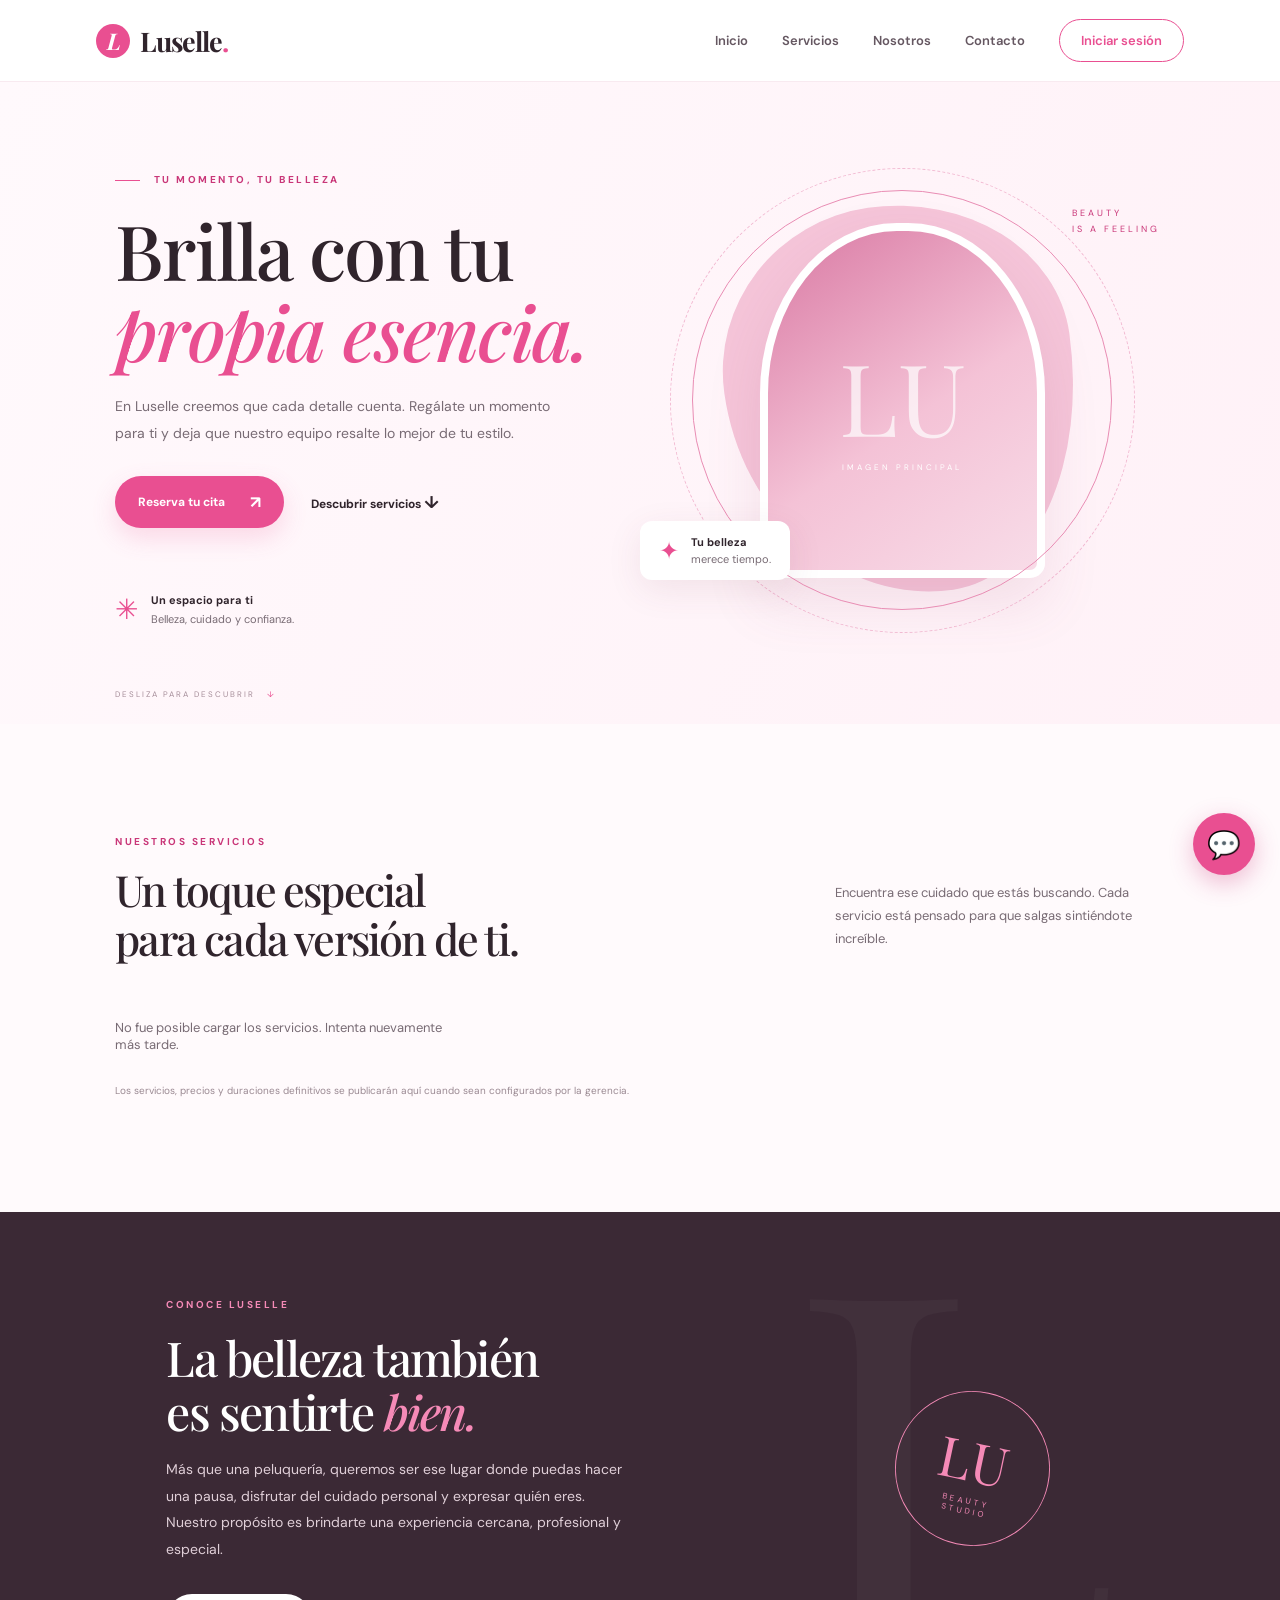
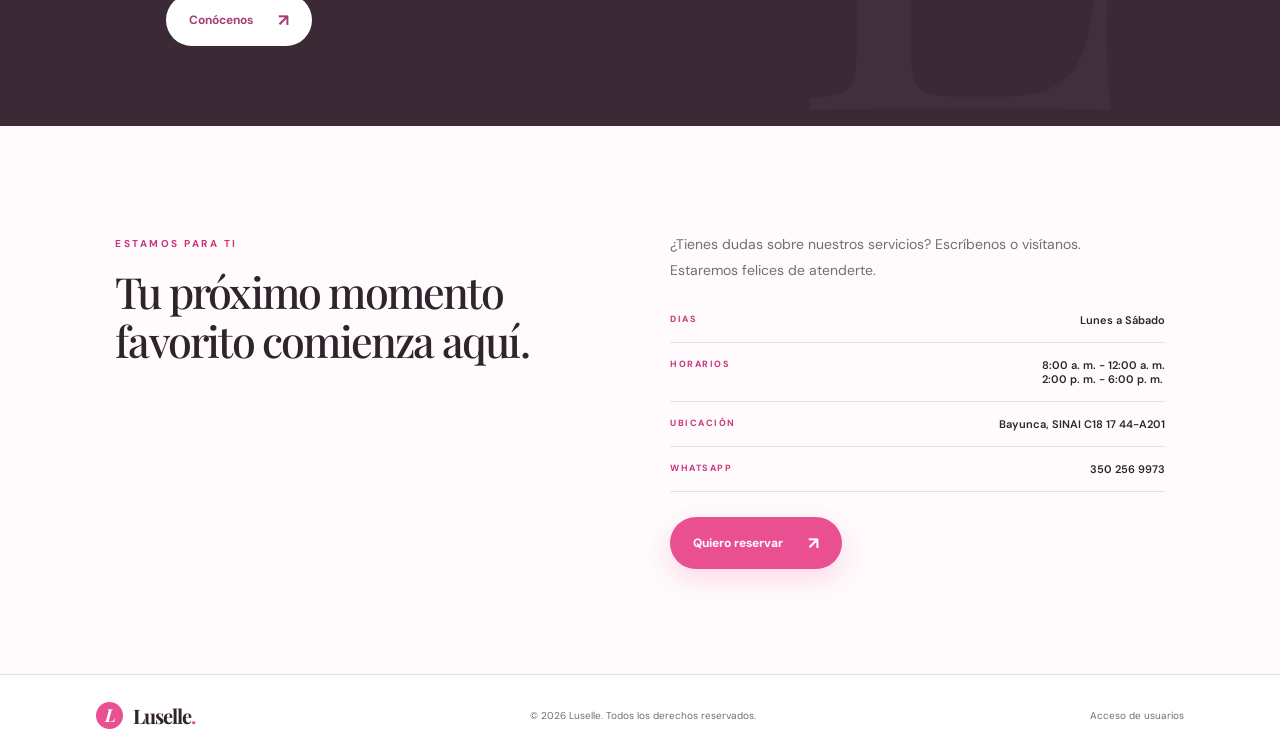
<file: index.html>
<!DOCTYPE html>
<html lang="es">

<head>
    <meta charset="UTF-8">
    <meta name="viewport" content="width=device-width, initial-scale=1.0">

    <meta name="description"
        content="Luselle: peluquería y belleza. Descubre nuestros servicios y reserva tu próxima cita.">

    <meta name="theme-color" content="#fff5f9">

    <title>Luselle | Belleza que habla por ti</title>

    <!-- Fuentes -->
    <link rel="preconnect" href="https://fonts.googleapis.com">
    <link rel="preconnect" href="https://fonts.gstatic.com" crossorigin>

    <link
        href="https://fonts.googleapis.com/css2?family=DM+Sans:wght@400;500;600;700&family=Playfair+Display:wght@500;600;700&display=swap"
        rel="stylesheet">

    <!-- CSS principal -->
    <link rel="stylesheet" href="css/styles.css">
</head>

<body>

    <!-- ENCABEZADO -->
    <header class="site-header">

        <a class="brand" href="#inicio" aria-label="Luselle, ir al inicio">
            <span class="brand-mark">L</span>
            <span>Luselle<span class="brand-dot">.</span></span>
        </a>

        <button
            class="menu-toggle"
            id="menuToggle"
            type="button"
            aria-label="Abrir menú"
            aria-expanded="false"
            aria-controls="mainNav">
            ☰
        </button>

        <nav class="nav" id="mainNav">
            <a href="#inicio">Inicio</a>
            <a href="#servicios">Servicios</a>
            <a href="#nosotros">Nosotros</a>
            <a href="#contacto">Contacto</a>

            <a class="nav-login" href="login.html">
                Iniciar sesión
            </a>
        </nav>

    </header>

    <main>

        <!-- INICIO / PORTADA -->
        <section class="hero" id="inicio">

            <div class="hero-content">

                <span class="eyebrow">
                    <span class="eyebrow-line"></span>
                    TU MOMENTO, TU BELLEZA
                </span>

                <h1>
                    Brilla con tu<br>
                    <em>propia esencia.</em>
                </h1>

                <p>
                    En Luselle creemos que cada detalle cuenta.
                    Regálate un momento para ti y deja que nuestro
                    equipo resalte lo mejor de tu estilo.
                </p>

                <div class="hero-actions">

                    <a class="button button-primary" href="login.html">
                        Reserva tu cita
                        <span>↗</span>
                    </a>

                    <a class="text-link" href="#servicios">
                        Descubrir servicios
                        <span>↓</span>
                    </a>

                </div>

                <div class="hero-note">
                    <span class="note-star">✳</span>

                    <span>
                        <strong>Un espacio para ti</strong><br>
                        Belleza, cuidado y confianza.
                    </span>
                </div>

            </div>

            <!-- ELEMENTO DECORATIVO -->
            <div class="hero-art" aria-label="Decoración de Luselle">

                <div class="art-blob"></div>

                <div class="art-circle circle-one"></div>
                <div class="art-circle circle-two"></div>

                <div class="art-label">
                    BEAUTY<br>
                    IS A FEELING
                </div>

                <div class="art-card">
                    <span>✦</span>

                    <div>
                        <strong>Tu belleza</strong>
                        <small>merece tiempo.</small>
                    </div>
                </div>

                <div class="art-image-placeholder">
                    <span>LU</span>
                    <small>IMAGEN PRINCIPAL</small>
                </div>

            </div>

            <a class="scroll-cue" href="#servicios">
                DESLIZA PARA DESCUBRIR
                <span>↓</span>
            </a>

        </section>

        <!-- SERVICIOS -->
        <section class="section services-section" id="servicios">

            <div class="section-heading">

                <div>
                    <span class="eyebrow">NUESTROS SERVICIOS</span>

                    <h2>
                        Un toque especial<br>
                        para cada versión de ti.
                    </h2>
                </div>

                <p>
                    Encuentra ese cuidado que estás buscando.
                    Cada servicio está pensado para que salgas
                    sintiéndote increíble.
                </p>

            </div>

            <!-- Los servicios se cargan desde Cloudflare D1 -->
            <div class="service-grid" id="publicServices">
                <p class="service-loading">
                    Cargando servicios...
                </p>
            </div>

            <p class="service-footnote">
                Los servicios, precios y duraciones definitivos
                se publicarán aquí cuando sean configurados
                por la gerencia.
            </p>

        </section>

        <!-- NOSOTROS -->
        <section class="about-section" id="nosotros">

            <div class="about-decoration">L</div>

            <div class="about-copy">

                <span class="eyebrow">
                    CONOCE LUSELLE
                </span>

                <h2>
                    La belleza también<br>
                    es sentirte <em>bien.</em>
                </h2>

                <p>
                    Más que una peluquería, queremos ser ese lugar
                    donde puedas hacer una pausa, disfrutar del
                    cuidado personal y expresar quién eres.
                    Nuestro propósito es brindarte una experiencia
                    cercana, profesional y especial.
                </p>

                <a class="button button-light" href="#contacto">
                    Conócenos
                    <span>↗</span>
                </a>

            </div>

            <div class="about-stamp">
                <span>LU</span>

                <small>
                    BEAUTY<br>
                    STUDIO
                </small>
            </div>

        </section>

        
        <!-- CONTACTO -->
        <section class="contact-section section" id="contacto">

            <div>
                <span class="eyebrow">
                    ESTAMOS PARA TI
                </span>

                <h2>
                    Tu próximo momento<br>
                    favorito comienza aquí.
                </h2>
            </div>

            <div class="contact-details">

                <p>
                    ¿Tienes dudas sobre nuestros servicios?
                    Escríbenos o visítanos. Estaremos felices
                    de atenderte.
                </p>

                <div class="contact-line">
                    <span>DIAS</span>
                    <strong>Lunes a Sábado</strong>
                </div>

                <div class="contact-line">
                    <span>HORARIOS</span>
                    <strong>8:00 a. m. - 12:00 a. m.<br>
                        2:00 p. m. - 6:00 p. m.</strong>
                </div>

                <div class="contact-line">
                    <span>UBICACIÓN</span>
                    <strong>Bayunca, SINAI C18 17 44-A201</strong>
                </div>

                <div class="contact-line">
                    <span>WHATSAPP</span>
                    <strong>
                        <a href="https://wa.me/573502569973"
                        target="_blank"
                        rel="noopener noreferrer">
                            350 256 9973
                        </a>
                    </strong>
                </div>

                <a class="button button-primary"
                href="login.html">
                    Quiero reservar
                    <span>↗</span>
                </a>

            </div>

        </section>


    </main>

    <!-- PIE DE PÁGINA -->
    <footer class="footer">

        <a class="brand brand-footer" href="#inicio">
            <span class="brand-mark">L</span>
            <span>Luselle<span class="brand-dot">.</span></span>
        </a>

        <span>
            © <span id="year"></span>
            Luselle. Todos los derechos reservados.
        </span>

        <a href="login.html">
            Acceso de usuarios
        </a>

    </footer>

        <!-- CHATBOT LUSELLE -->
    <div class="chatbot-widget" id="chatbotWidget">

        <section class="chatbot-window" id="chatbotWindow" hidden>

            <header class="chatbot-header">
                <div class="chatbot-avatar">L</div>

                <div class="chatbot-header-info">
                    <strong>Asistente Luselle</strong>
                    <small><span class="chatbot-online"></span> En línea</small>
                </div>

                <button
                    type="button"
                    class="chatbot-close"
                    id="chatbotClose"
                    aria-label="Cerrar chat">
                    ×
                </button>
            </header>

            <div class="chatbot-messages" id="chatbotMessages" aria-live="polite">
                <div class="chat-message bot-message">
                    ¡Hola! 💗 Soy el asistente virtual de Luselle.
                    Estoy aquí para ayudarte con nuestros servicios y resolver tus dudas.
                </div>
            </div>

            <form class="chatbot-form" id="chatbotForm">
                <input
                    type="text"
                    id="chatbotInput"
                    placeholder="Escribe tu pregunta..."
                    autocomplete="off"
                    maxlength="1500"
                    required>

                <button type="submit" id="chatbotSend" aria-label="Enviar mensaje">
                    ➤
                </button>
            </form>

            <div class="chatbot-footer">
                Asistente virtual de Luselle
            </div>

        </section>

        <button
            type="button"
            class="chatbot-toggle"
            id="chatbotToggle"
            aria-label="Abrir asistente virtual"
            aria-expanded="false">
            <span id="chatbotToggleIcon">💬</span>
        </button>

    </div>

    <!-- JAVASCRIPT -->
    <script src="js/config.js"></script>
    <script src="js/api.js"></script>
    <script src="js/main.js"></script>

</body>
</html>
</file>
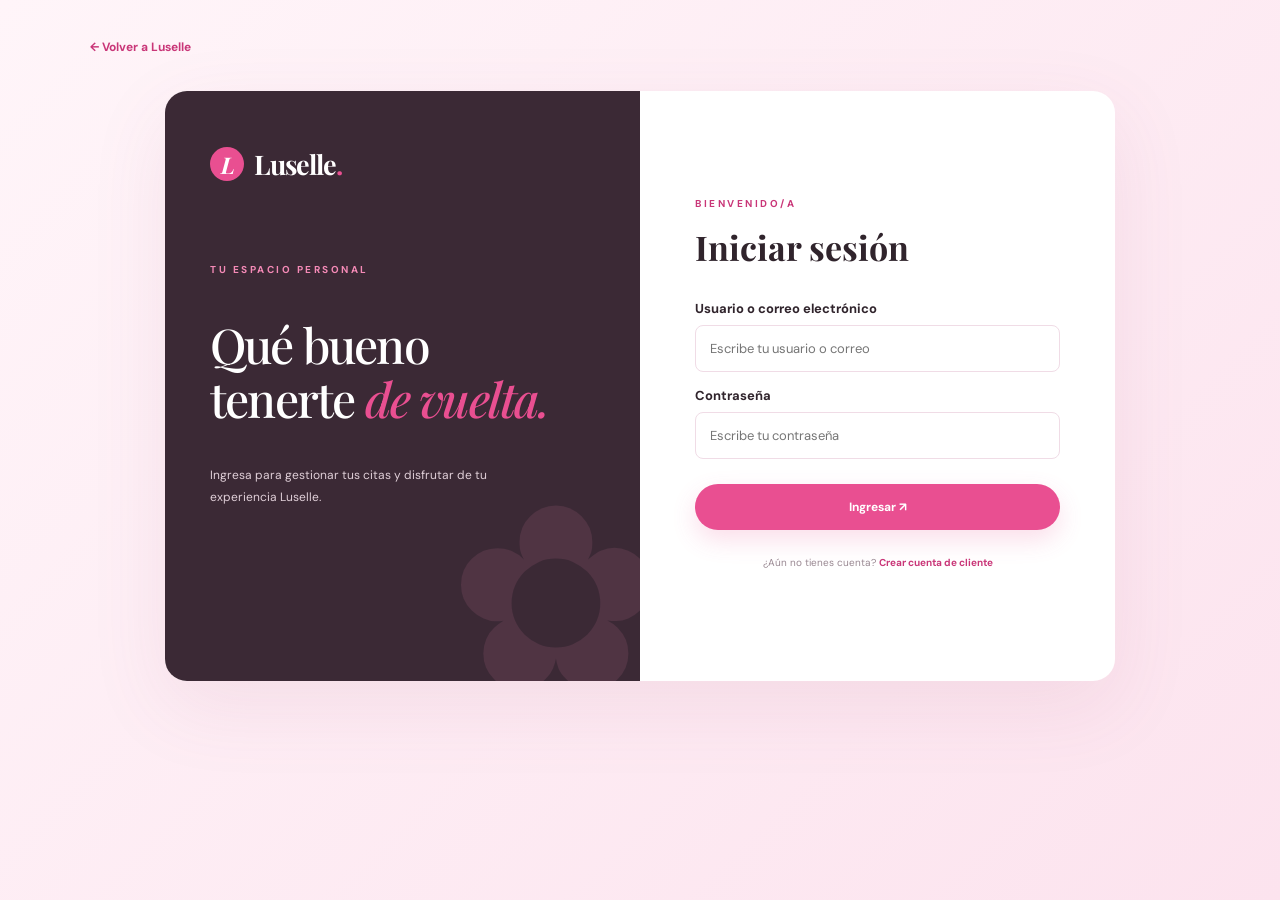
<file: cliente.html>
<!DOCTYPE html>
<html lang="es">

<head>
    <meta charset="UTF-8">
    <meta name="viewport" content="width=device-width, initial-scale=1.0">

    <meta name="description" content="Espacio personal de clientes de Luselle.">

    <title>Mi espacio | Luselle</title>

    <!-- Fuentes -->
    <link rel="preconnect" href="https://fonts.googleapis.com">
    <link rel="preconnect" href="https://fonts.gstatic.com" crossorigin>

    <link
        href="https://fonts.googleapis.com/css2?family=DM+Sans:wght@400;500;600;700&family=Playfair+Display:wght@500;600;700&display=swap"
        rel="stylesheet">

    <!-- Estilos -->
    <link rel="stylesheet" href="css/styles.css">
</head>

<body class="dashboard-page">

    <!-- ENCABEZADO -->
    <header class="dash-header">

        <a class="brand" href="index.html">
            <span class="brand-mark">L</span>
            <span>Luselle<span class="brand-dot">.</span></span>
        </a>

        <div>
            <span id="welcomeUser">Hola</span>

            <button
                class="button button-small button-outline"
                id="logoutBtn"
                type="button">
                Cerrar sesión
            </button>
        </div>

    </header>

    <!-- CONTENIDO PRINCIPAL -->
    <main class="dashboard">

        <!-- TÍTULO -->
        <div class="dash-title">

            <div>
                <span class="eyebrow">
                    LUSELLE · CLIENT
                </span>

                <h1>Mi espacio</h1>

                <p>
                    Solicita tus servicios y consulta tus tickets.
                </p>
            </div>

            <a class="text-link" href="index.html">
                Ver página pública ↗
            </a>

        </div>

        <!-- MENSAJES DEL SISTEMA -->
        <div
            id="notice"
            class="notice"
            role="status">
        </div>

        <!-- SOLICITAR UNA CITA -->
        <section
            id="clientCreate"
            class="panel"
            hidden>

            <h2>Solicitar una cita</h2>

            <form id="ticketForm" class="form-grid">

                <label>
                    Servicio

                    <select
                        name="service_id"
                        id="serviceSelect"
                        required>

                        <option value="">
                            Cargando servicios...
                        </option>

                    </select>
                </label>

                <label>
                    Fecha deseada

                    <input
                        name="requested_date"
                        type="date"
                        required>
                </label>

                <label>
                    Hora deseada

                    <input
                        name="requested_time"
                        type="time"
                        required>
                </label>

                <label class="full">
                    Cuéntanos algún detalle (opcional)

                    <textarea
                        name="notes"
                        rows="3"
                        maxlength="1000"
                        placeholder="Ej. Tengo el cabello largo y quiero realizarme un tratamiento...">
                    </textarea>
                </label>

                <div class="full">

                    <button
                        class="button button-primary"
                        type="submit">
                        Enviar solicitud ↗
                    </button>

                </div>

            </form>

        </section>

        <!-- CREAR USUARIO DEL EQUIPO -->
        <section
            id="staffCreate"
            class="panel"
            hidden>

            <h2>Crear usuario del equipo</h2>

            <form id="staffForm" class="form-grid">

                <label>
                    Nombre completo

                    <input
                        name="name"
                        type="text"
                        required>
                </label>

                <label>
                    Correo electrónico

                    <input
                        name="email"
                        type="email"
                        required>
                </label>

                <label>
                    Nombre de usuario

                    <input
                        name="username"
                        type="text"
                        required
                        minlength="3">
                </label>

                <label>
                    Teléfono

                    <input
                        name="phone"
                        type="tel">
                </label>

                <label>
                    Contraseña temporal

                    <input
                        name="password"
                        type="password"
                        minlength="8"
                        required>
                </label>

                <label>
                    Rol

                    <select name="role">
                        <option value="employee">
                            Empleado
                        </option>

                        <option value="manager">
                            Gerente
                        </option>
                    </select>
                </label>

                <div class="full">

                    <button
                        class="button button-primary"
                        type="submit">
                        Crear usuario ↗
                    </button>

                </div>

            </form>

        </section>

        <!-- AGREGAR SERVICIOS -->
        <section
            id="serviceCreate"
            class="panel"
            hidden>

            <h2>Agregar servicio</h2>

            <form id="serviceForm" class="form-grid">

                <label>
                    Nombre del servicio

                    <input
                        name="name"
                        type="text"
                        required>
                </label>

                <label>
                    Precio en COP (opcional)

                    <input
                        name="price"
                        type="number"
                        min="0">
                </label>

                <label class="full">
                    Descripción

                    <textarea
                        name="description"
                        rows="3"
                        placeholder="Describe el servicio...">
                    </textarea>
                </label>

                <div class="full">

                    <button
                        class="button button-primary"
                        type="submit">
                        Agregar servicio ↗
                    </button>

                </div>

            </form>

        </section>

        <!-- MIS TICKETS -->
        <section class="panel">

            <div class="panel-heading">

                <h2 id="ticketsHeading">
                    Mis tickets
                </h2>

                <button
                    class="button button-small button-outline"
                    id="refreshBtn"
                    type="button">
                    Actualizar
                </button>

            </div>

            <div
                id="ticketsList"
                class="ticket-list">

                Cargando tickets...

            </div>

        </section>

        <!-- EQUIPO DE LUSELLE -->
        <section
            id="usersPanel"
            class="panel"
            hidden>

            <h2>Equipo de Luselle</h2>

            <div id="usersList">
                Cargando usuarios...
            </div>

        </section>

        <!-- SERVICIOS PUBLICADOS -->
        <section
            id="servicesPanel"
            class="panel"
            hidden>

            <h2>Servicios publicados</h2>

            <div id="servicesList">
                Cargando servicios...
            </div>

        </section>

    </main>

    <!-- JAVASCRIPT -->
    <script src="js/config.js"></script>
    <script src="js/api.js"></script>
    <script src="js/dashboard.js"></script>

</body>
</html>
</file>
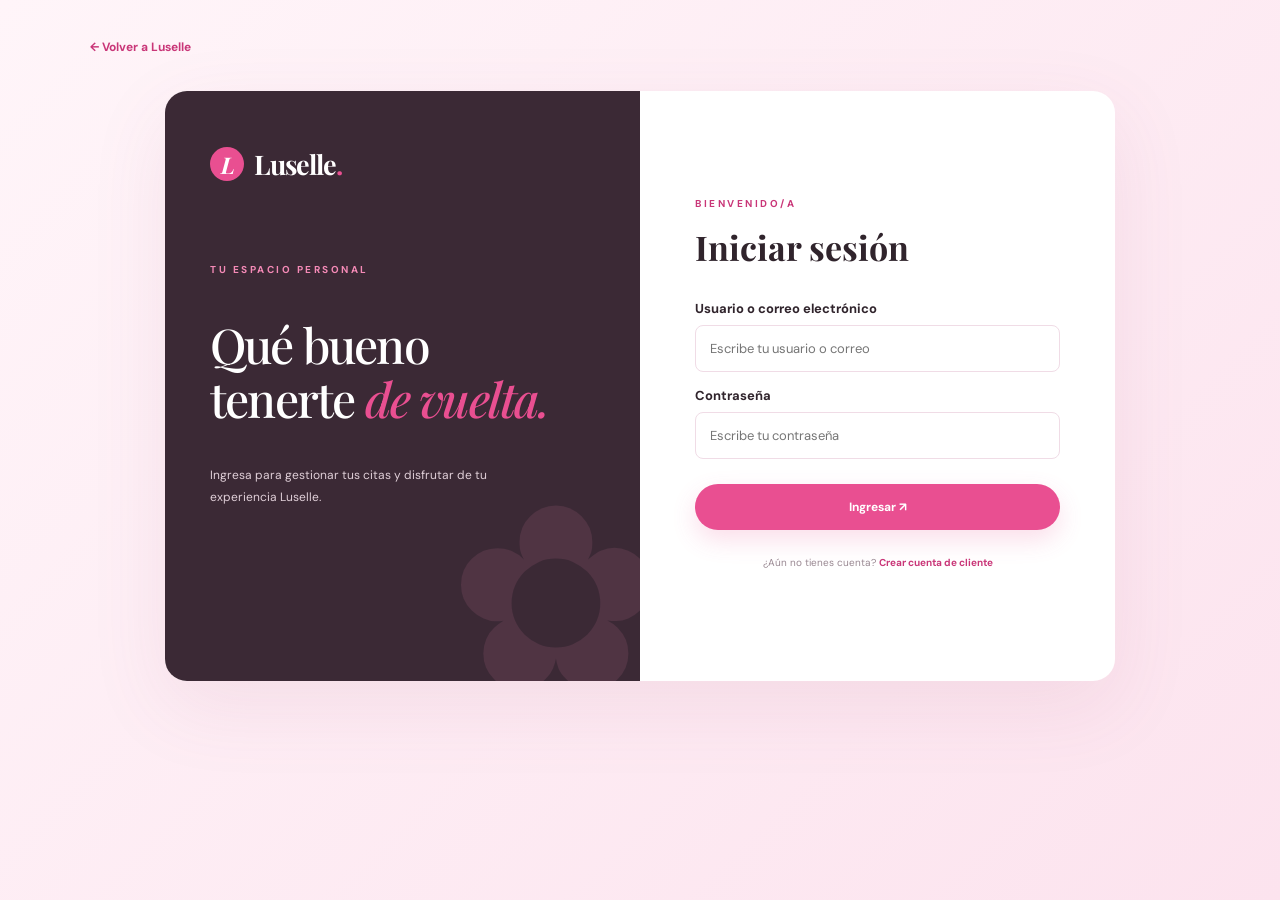
<file: empleado.html>
<!DOCTYPE html>
<html lang="es">

<head>
    <meta charset="UTF-8">
    <meta name="viewport" content="width=device-width, initial-scale=1.0">

    <meta name="description" content="Panel de trabajo del empleado de Luselle.">

    <title>Panel del empleado | Luselle</title>

    <!-- Fuentes -->
    <link rel="preconnect" href="https://fonts.googleapis.com">
    <link rel="preconnect" href="https://fonts.gstatic.com" crossorigin>

    <link
        href="https://fonts.googleapis.com/css2?family=DM+Sans:wght@400;500;600;700&family=Playfair+Display:wght@500;600;700&display=swap"
        rel="stylesheet">

    <!-- Estilos -->
    <link rel="stylesheet" href="css/styles.css">
</head>

<body class="dashboard-page">

    <!-- ENCABEZADO -->
    <header class="dash-header">

        <a class="brand" href="index.html">
            <span class="brand-mark">L</span>
            <span>Luselle<span class="brand-dot">.</span></span>
        </a>

        <div>
            <span id="welcomeUser">Hola</span>

            <button
                class="button button-small button-outline"
                id="logoutBtn"
                type="button">
                Cerrar sesión
            </button>
        </div>

    </header>

    <!-- CONTENIDO PRINCIPAL -->
    <main class="dashboard">

        <!-- TÍTULO -->
        <div class="dash-title">

            <div>
                <span class="eyebrow">
                    LUSELLE · EMPLOYEE
                </span>

                <h1>Panel del empleado</h1>

                <p>
                    Consulta y gestiona las citas que te han asignado.
                </p>
            </div>

            <a class="text-link" href="index.html">
                Ver página pública ↗
            </a>

        </div>

        <!-- MENSAJES DEL SISTEMA -->
        <div
            id="notice"
            class="notice"
            role="status">
        </div>

        <!-- SOLICITUD DE CITAS -->
        <section
            id="clientCreate"
            class="panel"
            hidden>

            <h2>Solicitar una cita</h2>

            <form id="ticketForm" class="form-grid">

                <label>
                    Servicio

                    <select
                        name="service_id"
                        id="serviceSelect"
                        required>

                        <option value="">
                            Cargando servicios...
                        </option>

                    </select>
                </label>

                <label>
                    Fecha deseada

                    <input
                        name="requested_date"
                        type="date"
                        required>
                </label>

                <label>
                    Hora deseada

                    <input
                        name="requested_time"
                        type="time"
                        required>
                </label>

                <label class="full">
                    Cuéntanos algún detalle (opcional)

                    <textarea
                        name="notes"
                        rows="3"
                        maxlength="1000"
                        placeholder="Ej. Tengo el cabello largo...">
                    </textarea>
                </label>

                <div class="full">
                    <button
                        class="button button-primary"
                        type="submit">
                        Enviar solicitud ↗
                    </button>
                </div>

            </form>

        </section>

        <!-- CREAR USUARIOS -->
        <section
            id="staffCreate"
            class="panel"
            hidden>

            <h2>Crear usuario del equipo</h2>

            <form id="staffForm" class="form-grid">

                <label>
                    Nombre completo

                    <input
                        name="name"
                        type="text"
                        required>
                </label>

                <label>
                    Correo electrónico

                    <input
                        name="email"
                        type="email"
                        required>
                </label>

                <label>
                    Nombre de usuario

                    <input
                        name="username"
                        type="text"
                        required
                        minlength="3">
                </label>

                <label>
                    Teléfono

                    <input
                        name="phone"
                        type="tel">
                </label>

                <label>
                    Contraseña temporal

                    <input
                        name="password"
                        type="password"
                        minlength="8"
                        required>
                </label>

                <label>
                    Rol

                    <select name="role">
                        <option value="employee">
                            Empleado
                        </option>

                        <option value="manager">
                            Gerente
                        </option>
                    </select>
                </label>

                <div class="full">
                    <button
                        class="button button-primary"
                        type="submit">
                        Crear usuario ↗
                    </button>
                </div>

            </form>

        </section>

        <!-- AGREGAR SERVICIOS -->
        <section
            id="serviceCreate"
            class="panel"
            hidden>

            <h2>Agregar servicio</h2>

            <form id="serviceForm" class="form-grid">

                <label>
                    Nombre del servicio

                    <input
                        name="name"
                        type="text"
                        required>
                </label>

                <label>
                    Precio en COP (opcional)

                    <input
                        name="price"
                        type="number"
                        min="0">
                </label>

                <label class="full">
                    Descripción

                    <textarea
                        name="description"
                        rows="3"
                        placeholder="Describe el servicio...">
                    </textarea>
                </label>

                <div class="full">
                    <button
                        class="button button-primary"
                        type="submit">
                        Agregar servicio ↗
                    </button>
                </div>

            </form>

        </section>

        <!-- CITAS ASIGNADAS -->
        <section class="panel">

            <div class="panel-heading">

                <h2 id="ticketsHeading">
                    Mis tickets
                </h2>

                <button
                    class="button button-small button-outline"
                    id="refreshBtn"
                    type="button">
                    Actualizar
                </button>

            </div>

            <div
                id="ticketsList"
                class="ticket-list">

                Cargando citas...

            </div>

        </section>

        <!-- EQUIPO -->
        <section
            id="usersPanel"
            class="panel"
            hidden>

            <h2>Equipo de Luselle</h2>

            <div id="usersList">
                Cargando usuarios...
            </div>

        </section>

        <!-- SERVICIOS -->
        <section
            id="servicesPanel"
            class="panel"
            hidden>

            <h2>Servicios publicados</h2>

            <div id="servicesList">
                Cargando servicios...
            </div>

        </section>

    </main>

    <!-- JAVASCRIPT -->
    <script src="js/config.js"></script>
    <script src="js/api.js"></script>
    <script src="js/dashboard.js"></script>

</body>
</html>
</file>
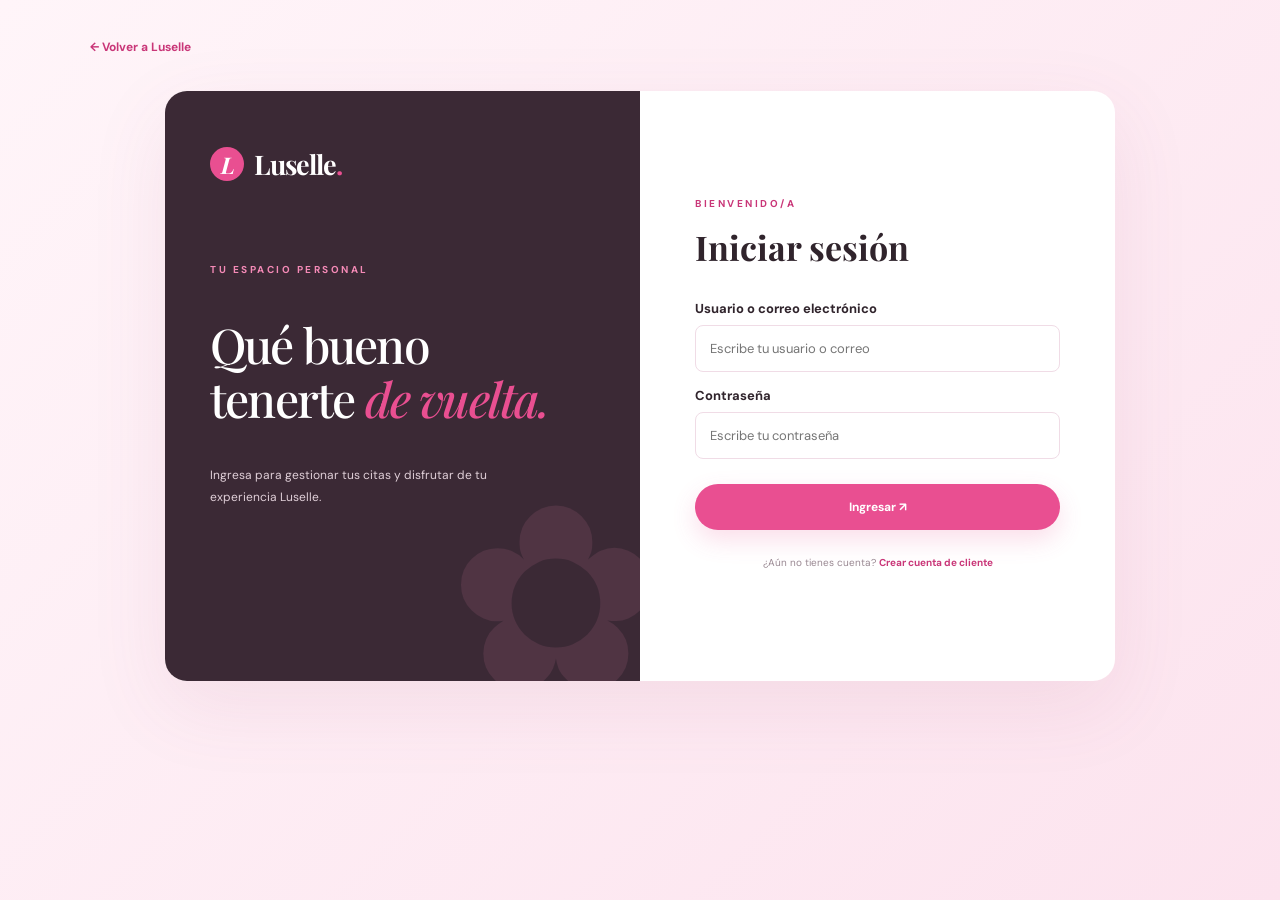
<file: gerente.html>
<!DOCTYPE html>
<html lang="es">

<head>
    <meta charset="UTF-8">
    <meta name="viewport" content="width=device-width, initial-scale=1.0">

    <meta name="description" content="Panel de administración de Luselle.">

    <title>Panel de gerencia | Luselle</title>

    <!-- Fuentes -->
    <link rel="preconnect" href="https://fonts.googleapis.com">
    <link rel="preconnect" href="https://fonts.gstatic.com" crossorigin>

    <link
        href="https://fonts.googleapis.com/css2?family=DM+Sans:wght@400;500;600;700&family=Playfair+Display:wght@500;600;700&display=swap"
        rel="stylesheet">

    <!-- Estilos -->
    <link rel="stylesheet" href="css/styles.css">
</head>

<body class="dashboard-page">

    <!-- ENCABEZADO -->
    <header class="dash-header">

        <a class="brand" href="index.html">
            <span class="brand-mark">L</span>
            <span>Luselle<span class="brand-dot">.</span></span>
        </a>

        <div>
            <span id="welcomeUser">Hola</span>

            <button
                class="button button-small button-outline"
                id="logoutBtn"
                type="button">
                Cerrar sesión
            </button>
        </div>

    </header>

    <!-- CONTENIDO PRINCIPAL -->
    <main class="dashboard">

        <!-- TÍTULO -->
        <div class="dash-title">

            <div>
                <span class="eyebrow">
                    LUSELLE · MANAGER
                </span>

                <h1>Panel de gerencia</h1>

                <p>
                    Administra solicitudes, equipo y servicios.
                </p>
            </div>

            <a class="text-link" href="index.html">
                Ver página pública ↗
            </a>

        </div>

        <!-- MENSAJES DEL SISTEMA -->
        <div
            id="notice"
            class="notice"
            role="status">
        </div>

        <!-- SOLICITUD DE CITAS -->
        <section
            id="clientCreate"
            class="panel"
            hidden>

            <h2>Solicitar una cita</h2>

            <form id="ticketForm" class="form-grid">

                <label>
                    Servicio

                    <select
                        name="service_id"
                        id="serviceSelect"
                        required>

                        <option value="">
                            Cargando servicios...
                        </option>

                    </select>
                </label>

                <label>
                    Fecha deseada

                    <input
                        name="requested_date"
                        type="date"
                        required>
                </label>

                <label>
                    Hora deseada

                    <input
                        name="requested_time"
                        type="time"
                        required>
                </label>

                <label class="full">
                    Cuéntanos algún detalle (opcional)

                    <textarea
                        name="notes"
                        rows="3"
                        maxlength="1000"
                        placeholder="Ej. Tengo el cabello largo...">
                    </textarea>
                </label>

                <div class="full">
                    <button
                        class="button button-primary"
                        type="submit">
                        Enviar solicitud ↗
                    </button>
                </div>

            </form>

        </section>

        <!-- CREAR EMPLEADOS Y GERENTES -->
        <section
            id="staffCreate"
            class="panel"
            hidden>

            <h2>Crear usuario del equipo</h2>

            <form id="staffForm" class="form-grid">

                <label>
                    Nombre completo

                    <input
                        name="name"
                        type="text"
                        required>
                </label>

                <label>
                    Correo electrónico

                    <input
                        name="email"
                        type="email"
                        required>
                </label>

                <label>
                    Nombre de usuario

                    <input
                        name="username"
                        type="text"
                        required
                        minlength="3">
                </label>

                <label>
                    Teléfono

                    <input
                        name="phone"
                        type="tel">
                </label>

                <label>
                    Contraseña temporal

                    <input
                        name="password"
                        type="password"
                        minlength="8"
                        required>
                </label>

                <label>
                    Rol

                    <select name="role">
                        <option value="employee">
                            Empleado
                        </option>

                        <option value="manager">
                            Gerente
                        </option>
                    </select>
                </label>

                <div class="full">
                    <button
                        class="button button-primary"
                        type="submit">
                        Crear usuario ↗
                    </button>
                </div>

            </form>

        </section>

        <!-- AGREGAR SERVICIOS -->
        <section
            id="serviceCreate"
            class="panel"
            hidden>

            <h2>Agregar servicio</h2>

            <form id="serviceForm" class="form-grid">

                <label>
                    Nombre del servicio

                    <input
                        name="name"
                        type="text"
                        required>
                </label>

                <label>
                    Precio en COP (opcional)

                    <input
                        name="price"
                        type="number"
                        min="0">
                </label>

                <label class="full">
                    Descripción

                    <textarea
                        name="description"
                        rows="3"
                        placeholder="Describe el servicio...">
                    </textarea>
                </label>

                <div class="full">
                    <button
                        class="button button-primary"
                        type="submit">
                        Agregar servicio ↗
                    </button>
                </div>

            </form>

        </section>

        <!-- ADMINISTRACIÓN DE TICKETS -->
        <section class="panel">

            <div class="panel-heading">

                <h2 id="ticketsHeading">
                    Mis tickets
                </h2>

                <button
                    class="button button-small button-outline"
                    id="refreshBtn"
                    type="button">
                    Actualizar
                </button>

            </div>

            <div
                id="ticketsList"
                class="ticket-list">

                Cargando tickets...

            </div>

        </section>

        <!-- EQUIPO -->
        <section
            id="usersPanel"
            class="panel"
            hidden>

            <h2>Equipo de Luselle</h2>

            <div id="usersList">
                Cargando usuarios...
            </div>

        </section>

        <!-- SERVICIOS -->
        <section
            id="servicesPanel"
            class="panel"
            hidden>

            <h2>Servicios publicados</h2>

            <div id="servicesList">
                Cargando servicios...
            </div>

        </section>

    </main>

    <!-- JAVASCRIPT -->
    <script src="js/config.js"></script>
    <script src="js/api.js"></script>
    <script src="js/dashboard.js"></script>

</body>
</html>
</file>
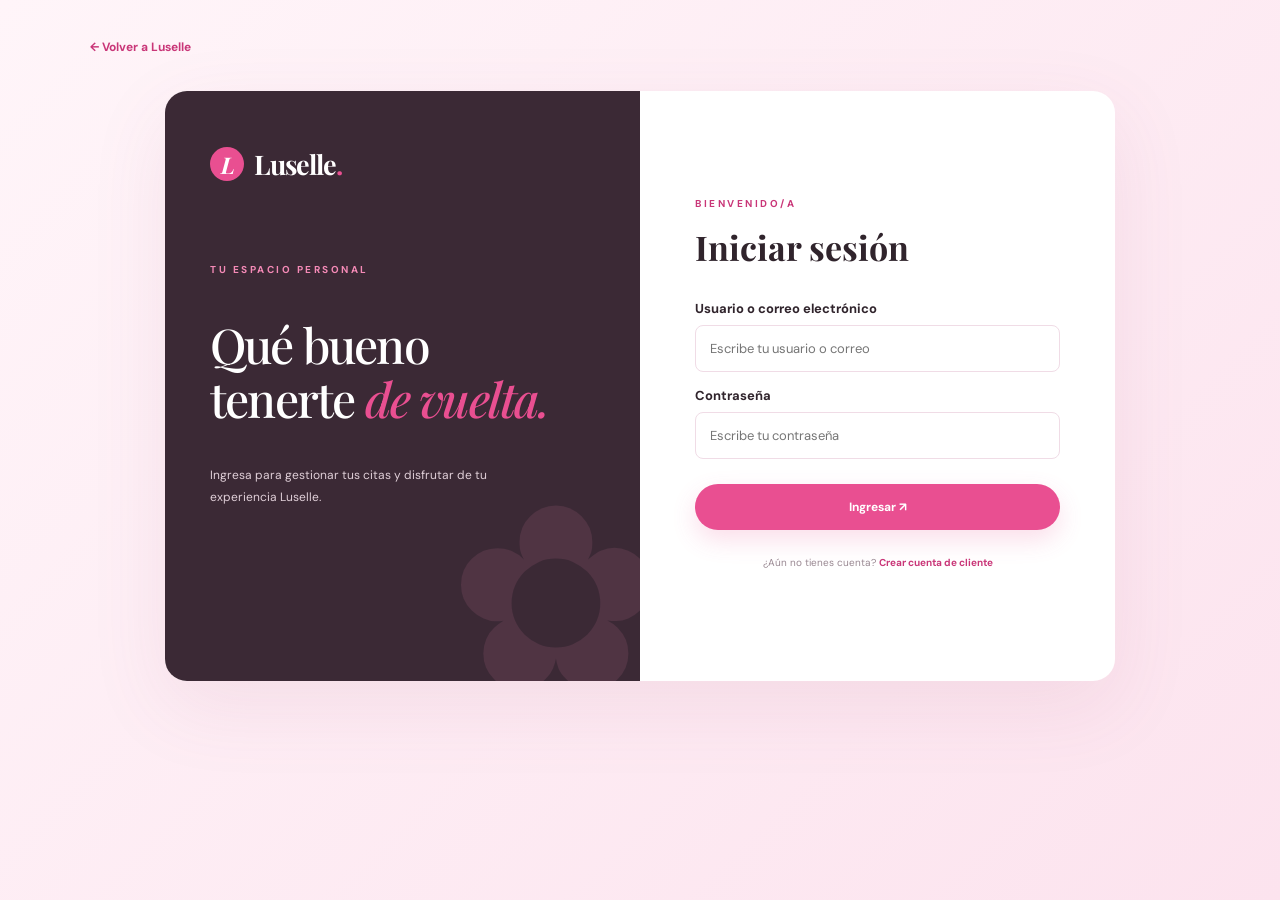
<file: login.html>
<!DOCTYPE html>
<html lang="es">

<head>
    <meta charset="UTF-8">
    <meta name="viewport" content="width=device-width, initial-scale=1.0">

    <meta name="description" content="Inicia sesión en Luselle y gestiona tus citas de belleza.">

    <title>Iniciar sesión | Luselle</title>

    <!-- Fuentes -->
    <link rel="preconnect" href="https://fonts.googleapis.com">
    <link rel="preconnect" href="https://fonts.gstatic.com" crossorigin>

    <link href="https://fonts.googleapis.com/css2?family=DM+Sans:wght@400;500;600;700&family=Playfair+Display:wght@500;600;700&display=swap"
        rel="stylesheet">

    <!-- Estilos -->
    <link rel="stylesheet" href="css/styles.css">
</head>

<body class="login-page">

    <!-- Enlace para regresar -->
    <a class="back-home" href="index.html">
        ← Volver a Luselle
    </a>

    <main class="login-shell">

        <!-- Panel izquierdo -->
        <section class="login-brand">

            <a class="brand" href="index.html">
                <span class="brand-mark">L</span>
                <span>
                    Luselle<span class="brand-dot">.</span>
                </span>
            </a>

            <span class="eyebrow">
                TU ESPACIO PERSONAL
            </span>

            <h1>
                Qué bueno<br>
                tenerte <em>de vuelta.</em>
            </h1>

            <p>
                Ingresa para gestionar tus citas y disfrutar
                de tu experiencia Luselle.
            </p>

            <div class="login-decoration">
                ✿
            </div>

        </section>

        <!-- Panel derecho -->
        <section class="login-form">

            <div id="loginBox">

                <span class="eyebrow">
                    BIENVENIDO/A
                </span>

                <h2>Iniciar sesión</h2>

                <!-- Formulario -->
                <form id="loginForm">

                    <label for="usuario">
                        Usuario o correo electrónico
                    </label>

                    <input
                        type="text"
                        id="usuario"
                        name="usuario"
                        placeholder="Escribe tu usuario o correo"
                        autocomplete="username"
                        required
                    >

                    <label for="password">
                        Contraseña
                    </label>

                    <input
                        type="password"
                        id="password"
                        name="password"
                        placeholder="Escribe tu contraseña"
                        autocomplete="current-password"
                        required
                    >

                    <button
                        class="button button-primary login-submit"
                        type="submit"
                    >
                        Ingresar ↗
                    </button>

                    <!-- Mensajes del sistema -->
                    <p
                        class="form-note"
                        id="formMessage"
                        role="status"
                    ></p>

                </form>

                <!-- Registro -->
                <p class="login-help">
                    ¿Aún no tienes cuenta?

                    <a href="registro.html">
                        Crear cuenta de cliente
                    </a>
                </p>

            </div>

        </section>

    </main>

    <!-- JavaScript -->
    <script src="js/config.js"></script>
    <script src="js/api.js"></script>
    <script src="js/auth.js"></script>

</body>
</html>
</file>
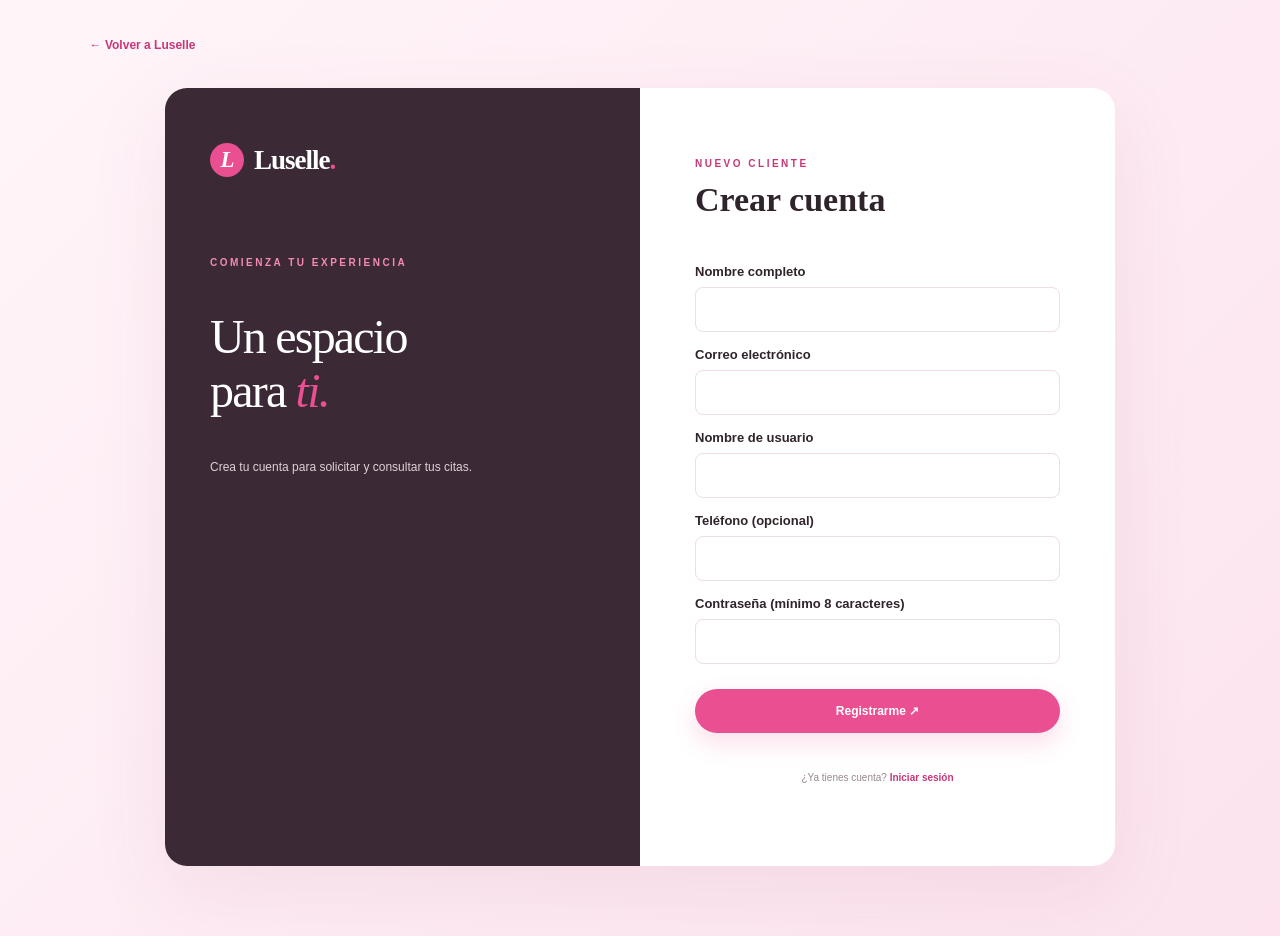
<file: registro.html>
<!DOCTYPE html><html lang="es"><head><meta charset="UTF-8"><meta name="viewport" content="width=device-width, initial-scale=1.0"><title>Crear cuenta | Luselle</title><link rel="stylesheet" href="css/styles.css"></head><body class="login-page"><a class="back-home" href="index.html">← Volver a Luselle</a><main class="login-shell"><section class="login-brand"><a class="brand" href="index.html"><span class="brand-mark">L</span><span>Luselle<span class="brand-dot">.</span></span></a><span class="eyebrow">COMIENZA TU EXPERIENCIA</span><h1>Un espacio<br>para <em>ti.</em></h1><p>Crea tu cuenta para solicitar y consultar tus citas.</p></section><section class="login-form"><span class="eyebrow">NUEVO CLIENTE</span><h2>Crear cuenta</h2><form id="registerForm"><label>Nombre completo</label><input name="name" required maxlength="100"><label>Correo electrónico</label><input name="email" type="email" required><label>Nombre de usuario</label><input name="username" required minlength="3" maxlength="30"><label>Teléfono (opcional)</label><input name="phone" type="tel"><label>Contraseña (mínimo 8 caracteres)</label><input name="password" type="password" required minlength="8"><button class="button button-primary login-submit" type="submit">Registrarme ↗</button><p class="form-note" id="registerMessage" role="status"></p></form><p class="login-help">¿Ya tienes cuenta? <a href="login.html">Iniciar sesión</a></p></section></main><script src="js/config.js"></script><script src="js/api.js"></script><script src="js/auth.js"></script></body></html>
</file>
<file: css/styles.css>
/* =========================================
   LUSELLE - ESTILOS GENERALES
========================================= */

:root {
    --pink: #e94f91;
    --pink-dark: #c93678;
    --rose: #fff0f6;
    --ink: #30242c;
    --muted: #786b74;
    --cream: #fffafc;
    --lilac: #f0e9ff;
    --peach: #fff0e8;
    --line: #f0dce6;
}

* {
    box-sizing: border-box;
}

html {
    scroll-behavior: smooth;
}

body {
    margin: 0;
    background: var(--cream);
    color: var(--ink);
    font-family: "DM Sans", sans-serif;
}

a {
    color: inherit;
    text-decoration: none;
}

button,
input,
select,
textarea {
    font-family: inherit;
}

/* =========================================
   ENCABEZADO Y NAVEGACIÓN
========================================= */

.site-header {
    height: 82px;
    padding: 0 7.5%;
    display: flex;
    align-items: center;
    justify-content: space-between;
    background: #fff;
    position: sticky;
    top: 0;
    z-index: 10;
    border-bottom: 1px solid #f8eaf0;
}

.brand {
    display: flex;
    align-items: center;
    gap: 10px;
    font-family: "Playfair Display", serif;
    font-size: 27px;
    font-weight: 700;
    letter-spacing: -1px;
}

.brand-mark {
    width: 34px;
    height: 34px;
    border-radius: 50%;
    display: grid;
    place-items: center;
    background: var(--pink);
    color: white;
    font-style: italic;
    font-size: 23px;
}

.brand-dot {
    color: var(--pink);
}

.nav {
    display: flex;
    align-items: center;
    gap: 34px;
    font-size: 13px;
    font-weight: 600;
}

.nav > a:not(.nav-login) {
    color: #655761;
}

.nav > a:hover,
.text-link:hover {
    color: var(--pink);
}

.nav-login {
    padding: 12px 21px;
    border: 1px solid var(--pink);
    border-radius: 30px;
    color: var(--pink);
}

.menu-toggle {
    display: none;
    border: 0;
    background: none;
    font-size: 25px;
    color: var(--ink);
    cursor: pointer;
}

/* =========================================
   PÁGINA PRINCIPAL - HERO
========================================= */

.hero {
    min-height: 630px;
    padding: 85px 9% 90px;
    display: grid;
    grid-template-columns: 1fr 1fr;
    align-items: center;
    position: relative;
    overflow: hidden;
    background: linear-gradient(115deg, #fff9fc 0%, #fff1f7 100%);
}

.hero-content {
    max-width: 550px;
    z-index: 1;
}

.eyebrow {
    font-size: 10px;
    letter-spacing: 2.5px;
    font-weight: 700;
    color: var(--pink-dark);
}

.eyebrow-line {
    display: inline-block;
    width: 25px;
    height: 1px;
    background: var(--pink);
    vertical-align: middle;
    margin-right: 9px;
}

.hero h1,
.section h2,
.about-copy h2,
.contact-section h2,
.login-brand h1 {
    font-family: "Playfair Display", serif;
    font-weight: 500;
    letter-spacing: -1.8px;
}

.hero h1 {
    font-size: clamp(48px, 6vw, 76px);
    line-height: 1.06;
    margin: 22px 0;
}

.hero h1 em,
.about-copy h2 em,
.login-brand h1 em {
    color: var(--pink);
    font-weight: 500;
}

.hero-content > p,
.about-copy > p,
.contact-details > p {
    color: var(--muted);
    font-size: 14px;
    line-height: 1.9;
    max-width: 450px;
}

.hero-actions {
    display: flex;
    align-items: center;
    gap: 27px;
    margin-top: 30px;
}

/* =========================================
   BOTONES
========================================= */

.button {
    display: inline-flex;
    align-items: center;
    justify-content: center;
    gap: 25px;
    padding: 15px 23px;
    border-radius: 30px;
    font-size: 12px;
    font-weight: 700;
    border: 0;
    cursor: pointer;
    transition: 0.2s ease;
}

.button-primary {
    background: var(--pink);
    color: #fff;
    box-shadow: 0 10px 25px #e94f9130;
}

.button-primary:hover {
    background: var(--pink-dark);
    transform: translateY(-2px);
}

.button span,
.text-link span {
    font-size: 17px;
}

.text-link {
    font-size: 12px;
    font-weight: 700;
}

.button-light {
    background: #fff;
    color: #a83e70;
    margin-top: 17px;
}

.hero-note {
    display: flex;
    align-items: center;
    gap: 13px;
    margin-top: 58px;
    font-size: 11px;
    color: var(--muted);
    line-height: 1.7;
}

.note-star {
    font-size: 28px;
    color: var(--pink);
}

.hero-note strong {
    color: var(--ink);
}

/* =========================================
   DECORACIÓN DEL HERO
========================================= */

.hero-art {
    height: 440px;
    position: relative;
    display: grid;
    place-items: center;
}

.art-blob {
    width: 350px;
    height: 390px;
    background: #f5c5d9;
    border-radius: 48% 52% 43% 57% / 42% 39% 61% 58%;
    transform: rotate(-8deg);
    position: absolute;
}

.art-image-placeholder {
    width: 285px;
    height: 355px;
    border-radius: 48% 48% 15px 15px;
    background: linear-gradient(145deg, #d979a3, #f4c2d6 55%, #f8dce8);
    position: relative;
    z-index: 1;
    display: flex;
    flex-direction: column;
    align-items: center;
    justify-content: center;
    color: #fff;
    border: 8px solid #fff;
    box-shadow: 0 25px 55px #9d4b7020;
}

.art-image-placeholder span {
    font-family: "Playfair Display";
    font-size: 100px;
    opacity: 0.7;
}

.art-image-placeholder small {
    font-size: 8px;
    letter-spacing: 3px;
}

.art-circle {
    position: absolute;
    border: 1px solid #e98db4;
    border-radius: 50%;
    z-index: 2;
}

.circle-one {
    width: 420px;
    height: 420px;
}

.circle-two {
    width: 465px;
    height: 465px;
    border-style: dashed;
    opacity: 0.55;
}

.art-label {
    position: absolute;
    top: 26px;
    right: 1%;
    font-size: 9px;
    line-height: 1.7;
    letter-spacing: 3px;
    color: var(--pink-dark);
    z-index: 3;
}

.art-card {
    position: absolute;
    bottom: 40px;
    left: 0;
    background: #fff;
    padding: 14px 19px;
    display: flex;
    align-items: center;
    gap: 12px;
    border-radius: 12px;
    box-shadow: 0 10px 35px #71334e18;
    z-index: 3;
}

.art-card > span {
    color: var(--pink);
    font-size: 24px;
}

.art-card strong,
.art-card small {
    display: block;
    font-size: 11px;
}

.art-card small {
    color: var(--muted);
    margin-top: 3px;
}

.scroll-cue {
    position: absolute;
    bottom: 25px;
    left: 9%;
    font-size: 8px;
    letter-spacing: 2px;
    color: #a58d99;
}

.scroll-cue span {
    color: var(--pink);
    margin-left: 8px;
}

/* =========================================
   SECCIONES GENERALES
========================================= */

.section {
    padding: 105px 9%;
}

.section-heading {
    display: flex;
    justify-content: space-between;
    align-items: end;
    margin-bottom: 42px;
}

.section h2,
.contact-section h2 {
    font-size: 43px;
    line-height: 1.15;
    margin: 15px 0 0;
}

.section-heading > p {
    max-width: 330px;
    color: var(--muted);
    font-size: 13px;
    line-height: 1.8;
}

/* =========================================
   TARJETAS DE SERVICIOS
========================================= */

.service-grid {
    display: grid;
    grid-template-columns: repeat(3, 1fr);
    gap: 20px;
}

.service-card {
    min-height: 280px;
    padding: 28px;
    border-radius: 15px;
    position: relative;
    overflow: hidden;
}

.service-pink {
    background: #ffe6f0;
}

.service-lilac {
    background: #f0eaff;
}

.service-peach {
    background: #fff0e8;
}

.service-number {
    font-size: 10px;
    letter-spacing: 2px;
    color: #a77d91;
}

.service-icon {
    font-size: 35px;
    color: var(--pink);
    margin: 25px 0 12px;
}

.service-card h3 {
    font-family: "Playfair Display";
    font-size: 24px;
    font-weight: 600;
    margin: 0 0 10px;
}

.service-card p {
    font-size: 12px;
    line-height: 1.8;
    color: var(--muted);
    max-width: 240px;
}

.service-card > a {
    display: inline-block;
    margin-top: 17px;
    font-size: 11px;
    font-weight: 700;
    color: var(--pink-dark);
}

.service-card > a span {
    font-size: 16px;
    margin-left: 8px;
}

.service-footnote {
    font-size: 10px;
    color: #9a8992;
    margin-top: 18px;
}

.service-loading {
    color: var(--muted);
    font-size: 13px;
}

.service-price {
    font-weight: 700;
    color: var(--pink-dark);
}

/* =========================================
   SECCIÓN NOSOTROS
========================================= */

.about-section {
    min-height: 440px;
    background: #3b2935;
    color: #fff;
    padding: 80px 13%;
    position: relative;
    overflow: hidden;
    display: flex;
    align-items: center;
}

.about-copy {
    max-width: 540px;
    position: relative;
    z-index: 1;
}

.about-copy .eyebrow {
    color: #f58ab7;
}

.about-copy h2 {
    font-size: 48px;
    line-height: 1.12;
    margin: 18px 0;
}

.about-copy h2 em {
    color: #f58ab7;
}

.about-copy > p {
    color: #e0cfd8;
    max-width: 470px;
}

.about-decoration {
    position: absolute;
    right: 12%;
    top: -130px;
    font-family: "Playfair Display";
    font-size: 580px;
    color: #ffffff08;
}

.about-stamp {
    position: absolute;
    right: 18%;
    width: 155px;
    height: 155px;
    border: 1px solid #f58ab7;
    border-radius: 50%;
    display: flex;
    align-items: center;
    justify-content: center;
    flex-direction: column;
    color: #f58ab7;
    transform: rotate(12deg);
}

.about-stamp span {
    font-family: "Playfair Display";
    font-size: 55px;
}

.about-stamp small {
    font-size: 8px;
    letter-spacing: 3px;
    text-align: center;
}

/* =========================================
   CONTACTO Y PIE DE PÁGINA
========================================= */

.contact-section {
    display: grid;
    grid-template-columns: 1fr 1fr;
    gap: 60px;
}

.contact-details > p {
    margin-top: 0;
}

.contact-line {
    padding: 15px 0;
    border-bottom: 1px solid var(--line);
    display: flex;
    justify-content: space-between;
    gap: 20px;
    font-size: 11px;
}

.contact-line span {
    color: var(--pink-dark);
    letter-spacing: 1.5px;
    font-size: 9px;
    font-weight: 700;
}

.contact-line strong {
    font-weight: 600;
}

.contact-details .button {
    margin-top: 25px;
}

.footer {
    padding: 27px 7.5%;
    display: flex;
    align-items: center;
    justify-content: space-between;
    background: #fff;
    border-top: 1px solid var(--line);
    font-size: 10px;
    color: var(--muted);
}

.brand-footer {
    font-size: 20px;
    color: var(--ink);
}

.brand-footer .brand-mark {
    width: 27px;
    height: 27px;
    font-size: 18px;
}

/* =========================================
   LOGIN Y REGISTRO
========================================= */

.login-page {
    min-height: 100vh;
    background: linear-gradient(135deg, #fff5f9, #fce3ee);
    padding: 35px 7%;
}

.back-home {
    font-size: 12px;
    color: var(--pink-dark);
    font-weight: 700;
}

.login-shell {
    max-width: 950px;
    min-height: 590px;
    margin: 35px auto;
    background: white;
    border-radius: 22px;
    overflow: hidden;
    display: grid;
    grid-template-columns: 1fr 1fr;
    box-shadow: 0 25px 80px #9d4b7018;
}

.login-brand {
    background: #3b2935;
    color: white;
    padding: 55px 45px;
    position: relative;
    overflow: hidden;
}

.login-brand .brand {
    color: white;
    margin-bottom: 75px;
}

.login-brand .eyebrow {
    color: #f58ab7;
}

.login-brand h1 {
    font-size: 48px;
    line-height: 1.12;
}

.login-brand > p {
    font-size: 12px;
    line-height: 1.8;
    color: #e0cfd8;
    max-width: 300px;
}

.login-decoration {
    position: absolute;
    right: -25px;
    bottom: -90px;
    font-size: 260px;
    color: #f58ab71c;
}

/* Formulario del login */

.login-form {
    width: 100%;
    min-width: 0;
    padding: 70px 55px;
    display: flex;
    flex-direction: column;
    justify-content: center;
}

.login-form h2 {
    font-family: "Playfair Display";
    font-size: 34px;
    margin: 12px 0 30px;
}

.login-form label {
    display: block;
    width: 100%;
    font-size: 13px;
    font-weight: 700;
    margin: 15px 0 8px;
}

.login-form input {
    display: block;
    width: 100%;
    min-width: 0;
    padding: 14px;
    border: 1px solid var(--line);
    border-radius: 8px;
    font: 13px "DM Sans", sans-serif;
    color: var(--ink);
    background: #fff;
    outline: none;
}

.login-form input:focus {
    border-color: var(--pink);
    box-shadow: 0 0 0 3px #e94f9115;
}

.login-submit {
    margin-top: 25px;
    width: 100%;
}

.form-note,
.login-help {
    font-size: 10px;
    line-height: 1.6;
    color: #988791;
    text-align: center;
}

.login-help {
    margin-top: 25px;
}

.login-help span,
.login-help a {
    color: var(--pink-dark);
    font-weight: 700;
}

.form-note {
    margin-top: 12px;
}

/* =========================================
   DASHBOARDS
========================================= */

.dashboard-page {
    background: #fff8fb;
    min-height: 100vh;
}

.dash-header {
    min-height: 76px;
    background: #fff;
    border-bottom: 1px solid var(--line);
    padding: 0 7%;
    display: flex;
    align-items: center;
    justify-content: space-between;
    gap: 15px;
}

.dash-header > div {
    display: flex;
    align-items: center;
    gap: 16px;
    font-size: 12px;
}

.button-small {
    padding: 9px 14px;
    font-size: 10px;
    gap: 8px;
}

.button-outline {
    background: white;
    border: 1px solid var(--pink);
    color: var(--pink-dark);
}

.dashboard {
    width: 100%;
    max-width: 1150px;
    margin: 0 auto;
    padding: 45px 24px 80px;
}

.dash-title {
    display: flex;
    justify-content: space-between;
    align-items: end;
    gap: 15px;
    margin-bottom: 28px;
}

.dash-title h1 {
    font: 500 40px "Playfair Display", serif;
    margin: 10px 0;
}

.dash-title p {
    color: var(--muted);
    font-size: 13px;
}

/* =========================================
   PANELES
========================================= */

.panel {
    width: 100%;
    min-width: 0;
    background: #fff;
    border: 1px solid var(--line);
    border-radius: 15px;
    padding: 25px;
    margin: 20px 0;
    box-shadow: 0 8px 30px #78344d08;
}

.panel h2 {
    font: 600 24px "Playfair Display", serif;
    margin: 0 0 20px;
}

.panel-heading {
    display: flex;
    align-items: center;
    justify-content: space-between;
    gap: 15px;
}

.panel-heading h2 {
    margin: 0;
}

/* =========================================
   FORMULARIOS DE LOS DASHBOARDS
========================================= */

.form-grid {
    width: 100%;
    display: grid;
    grid-template-columns: repeat(2, minmax(0, 1fr));
    gap: 18px;
}

.form-grid label {
    min-width: 0;
    display: flex;
    flex-direction: column;
    gap: 8px;
    font-size: 12px;
    font-weight: 700;
    color: #594650;
}

.form-grid input,
.form-grid select,
.form-grid textarea {
    display: block;
    width: 100%;
    min-width: 0;
    min-height: 44px;
    border: 1px solid var(--line);
    border-radius: 8px;
    padding: 12px;
    font: 13px "DM Sans", sans-serif;
    color: var(--ink);
    background: #fff;
    outline: none;
    transition: 0.2s ease;
}

.form-grid textarea {
    min-height: 100px;
    resize: vertical;
}

.form-grid input:focus,
.form-grid select:focus,
.form-grid textarea:focus {
    border-color: var(--pink);
    box-shadow: 0 0 0 3px #e94f9115;
}

.form-grid .full {
    grid-column: 1 / -1;
}

.form-grid button {
    justify-self: start;
}

/* =========================================
   LISTA DE CITAS Y TICKETS
========================================= */

.ticket-list {
    display: grid;
    gap: 12px;
    margin-top: 18px;
}

.ticket-card {
    min-width: 0;
    border: 1px solid var(--line);
    border-radius: 11px;
    padding: 17px;
    background: #fff;
}

.ticket-top {
    display: flex;
    align-items: center;
    justify-content: space-between;
    gap: 12px;
}

.ticket-top strong {
    font-size: 13px;
}

.ticket-card p {
    font-size: 11px;
    color: var(--muted);
    line-height: 1.6;
    margin: 9px 0;
}

.ticket-notes {
    background: #fff7fa;
    padding: 10px;
    border-radius: 7px;
}

/* Estados de las citas */

.status {
    border-radius: 20px;
    padding: 6px 10px;
    font-size: 9px;
    font-weight: 700;
    background: #fff0d8;
    color: #95621a;
    white-space: nowrap;
}

.status-approved,
.status-completed {
    background: #e8f7ed;
    color: #247243;
}

.status-rejected,
.status-cancelled {
    background: #ffebeb;
    color: #a63d3d;
}

.status-assigned,
.status-in_progress {
    background: #eee9ff;
    color: #6846a5;
}

/* Acciones de las citas */

.ticket-actions {
    display: flex;
    align-items: center;
    gap: 8px;
    flex-wrap: wrap;
    margin-top: 12px;
}

.mini-btn {
    border: 0;
    border-radius: 20px;
    background: #fce5ef;
    color: #a72e68;
    padding: 8px 12px;
    font-size: 10px;
    font-weight: 700;
    cursor: pointer;
}

.mini-btn:hover {
    background: #f8d2e2;
}

.mini-btn.danger {
    background: #fff0f0;
    color: #b33e3e;
}

.assign-inline {
    display: flex;
    align-items: center;
    gap: 7px;
    font-size: 10px;
    flex-wrap: wrap;
}

.assign-inline select {
    max-width: 100%;
    padding: 7px;
    border: 1px solid var(--line);
    border-radius: 6px;
    font-size: 10px;
}

/* =========================================
   LISTAS DE USUARIOS Y SERVICIOS
========================================= */

.simple-row {
    display: flex;
    justify-content: space-between;
    align-items: center;
    gap: 15px;
    padding: 13px 0;
    border-bottom: 1px solid var(--line);
    font-size: 12px;
}

.simple-row:last-child {
    border-bottom: 0;
}

.simple-row small {
    display: block;
    color: var(--muted);
    margin-top: 5px;
    font-size: 10px;
}

/* =========================================
   MENSAJES Y AVISOS
========================================= */

.notice {
    display: none;
    padding: 12px 15px;
    border-radius: 8px;
    font-size: 12px;
    margin-bottom: 15px;
}

.notice.success,
.notice.error {
    display: block;
}

.notice.success {
    background: #eaf7ee;
    color: #246c40;
}

.notice.error {
    background: #fff0f0;
    color: #a23838;
}

.empty-state {
    text-align: center;
    color: var(--muted);
    padding: 25px;
    font-size: 12px;
}

/* Elementos ocultos */

[hidden] {
    display: none !important;
}

/* =========================================
   RESPONSIVE - TABLETS
========================================= */

@media (max-width: 800px) {

    .site-header {
        height: 70px;
        padding: 0 6%;
    }

    .menu-toggle {
        display: block;
    }

    .nav {
        display: none;
        position: absolute;
        top: 70px;
        left: 0;
        right: 0;
        background: white;
        padding: 22px 6%;
        flex-direction: column;
        align-items: stretch;
        gap: 20px;
        box-shadow: 0 15px 25px #0000000c;
    }

    .nav.open {
        display: flex;
    }

    .nav-login {
        text-align: center;
    }

    .hero {
        grid-template-columns: 1fr;
        padding: 65px 7% 90px;
    }

    .hero-art {
        height: 390px;
        margin-top: 30px;
    }

    .section {
        padding: 75px 7%;
    }

    .section-heading {
        display: block;
    }

    .section-heading > p {
        margin-top: 20px;
    }

    .service-grid {
        grid-template-columns: 1fr;
    }

    .service-card {
        min-height: 240px;
    }

    .about-section {
        padding: 70px 8%;
    }

    .about-stamp {
        right: 7%;
        opacity: 0.35;
    }

    .contact-section {
        grid-template-columns: 1fr;
        gap: 25px;
    }

    .footer {
        padding: 25px 6%;
        gap: 15px;
        flex-wrap: wrap;
    }

    .login-shell {
        grid-template-columns: 1fr;
    }

    .login-brand {
        padding: 35px;
    }

    .login-brand .brand {
        margin-bottom: 35px;
    }

    .login-brand h1 {
        font-size: 39px;
    }

    .login-form {
        padding: 45px 30px;
    }
}

/* =========================================
   RESPONSIVE - CELULARES
========================================= */

@media (max-width: 650px) {

    .dashboard {
        padding: 28px 14px 60px;
    }

    .dash-header {
        padding: 12px 15px;
        flex-wrap: wrap;
    }

    .dash-header .brand {
        font-size: 21px;
    }

    .dash-header > div {
        gap: 8px;
        font-size: 10px;
        flex-wrap: wrap;
    }

    .dash-title {
        display: block;
    }

    .dash-title h1 {
        font-size: 33px;
    }

    .form-grid {
        grid-template-columns: 1fr;
    }

    .form-grid .full {
        grid-column: auto;
    }

    .panel {
        padding: 18px;
    }

    .panel-heading {
        flex-wrap: wrap;
    }

    .ticket-top {
        align-items: flex-start;
        flex-direction: column;
    }

    .simple-row {
        font-size: 11px;
    }
}

@media (max-width: 430px) {

    .hero h1 {
        font-size: 49px;
    }

    .hero-art {
        transform: scale(0.85);
        margin: -5px -25px;
    }

    .hero-actions {
        gap: 15px;
        flex-wrap: wrap;
    }

    .section h2,
    .contact-section h2 {
        font-size: 36px;
    }

    .footer {
        justify-content: center;
        text-align: center;
    }

    .login-page {
        padding: 20px 5%;
    }

    .login-brand {
        padding: 28px;
    }

    .login-form {
        padding: 35px 25px;
    }

    .login-form h2 {
        font-size: 29px;
    }

    .dash-title h1 {
        font-size: 29px;
    }

    .panel {
        padding: 15px;
    }

    .ticket-card {
        padding: 13px;
    }
}

/* =========================================
   CHATBOT FLOTANTE LUSELLE
========================================= */

.chatbot-widget {
    position: fixed;
    right: 25px;
    bottom: 25px;
    z-index: 999;
    font-family: "DM Sans", sans-serif;
}

.chatbot-toggle {
    width: 62px;
    height: 62px;
    border: none;
    border-radius: 50%;
    background: var(--pink);
    color: white;
    font-size: 27px;
    cursor: pointer;
    box-shadow: 0 8px 25px #c9367850;
    transition: 0.2s ease;
}

.chatbot-toggle:hover {
    background: var(--pink-dark);
    transform: translateY(-3px);
}

.chatbot-window {
    position: absolute;
    right: 0;
    bottom: 78px;
    width: 350px;
    height: 480px;
    max-height: calc(100vh - 120px);
    background: white;
    border-radius: 18px;
    overflow: hidden;
    display: flex;
    flex-direction: column;
    box-shadow: 0 12px 45px #54263a30;
    border: 1px solid var(--line);
}

.chatbot-window[hidden] {
    display: none !important;
}

.chatbot-header {
    min-height: 75px;
    padding: 14px;
    background: var(--pink);
    color: white;
    display: flex;
    align-items: center;
    gap: 11px;
}

.chatbot-avatar {
    width: 42px;
    height: 42px;
    border-radius: 50%;
    background: white;
    color: var(--pink-dark);
    display: grid;
    place-items: center;
    font-family: "Playfair Display", serif;
    font-size: 25px;
    font-weight: bold;
}

.chatbot-header-info {
    display: flex;
    flex-direction: column;
    gap: 5px;
    flex: 1;
}

.chatbot-header-info strong {
    font-size: 13px;
}

.chatbot-header-info small {
    font-size: 10px;
}

.chatbot-online {
    display: inline-block;
    width: 7px;
    height: 7px;
    border-radius: 50%;
    background: #a8f5b5;
    margin-right: 4px;
}

.chatbot-close {
    border: none;
    background: transparent;
    color: white;
    font-size: 27px;
    cursor: pointer;
}

.chatbot-messages {
    flex: 1;
    padding: 17px;
    overflow-y: auto;
    display: flex;
    flex-direction: column;
    gap: 12px;
    background: #fffafd;
}

.chat-message {
    max-width: 85%;
    padding: 11px 13px;
    border-radius: 13px;
    font-size: 12px;
    line-height: 1.6;
    white-space: pre-wrap;
    overflow-wrap: anywhere;
}

.bot-message {
    align-self: flex-start;
    background: #fce8f1;
    color: var(--ink);
    border-bottom-left-radius: 3px;
}

.user-message {
    align-self: flex-end;
    background: var(--pink);
    color: white;
    border-bottom-right-radius: 3px;
}

.chatbot-form {
    padding: 12px;
    display: flex;
    gap: 8px;
    border-top: 1px solid var(--line);
    background: white;
}

.chatbot-form input {
    flex: 1;
    min-width: 0;
    border: 1px solid var(--line);
    border-radius: 25px;
    padding: 11px 14px;
    font-size: 12px;
    outline: none;
}

.chatbot-form input:focus {
    border-color: var(--pink);
}

.chatbot-form button {
    width: 39px;
    height: 39px;
    flex-shrink: 0;
    border: none;
    border-radius: 50%;
    background: var(--pink);
    color: white;
    font-size: 18px;
    cursor: pointer;
}

.chatbot-form button:disabled {
    opacity: 0.5;
    cursor: not-allowed;
}

.chatbot-footer {
    padding: 7px;
    text-align: center;
    color: #a18d97;
    font-size: 9px;
    background: white;
}

.chatbot-typing {
    color: var(--muted);
    font-size: 11px;
    font-style: italic;
    align-self: flex-start;
    padding: 5px;
}

/* Adaptación para celulares */

@media (max-width: 430px) {
    .chatbot-widget {
        right: 15px;
        bottom: 15px;
    }

    .chatbot-window {
        position: fixed;
        left: 12px;
        right: 12px;
        bottom: 88px;
        width: auto;
        height: min(480px, calc(100dvh - 115px));
    }

    .chatbot-toggle {
        width: 57px;
        height: 57px;
    }
}
</file>
